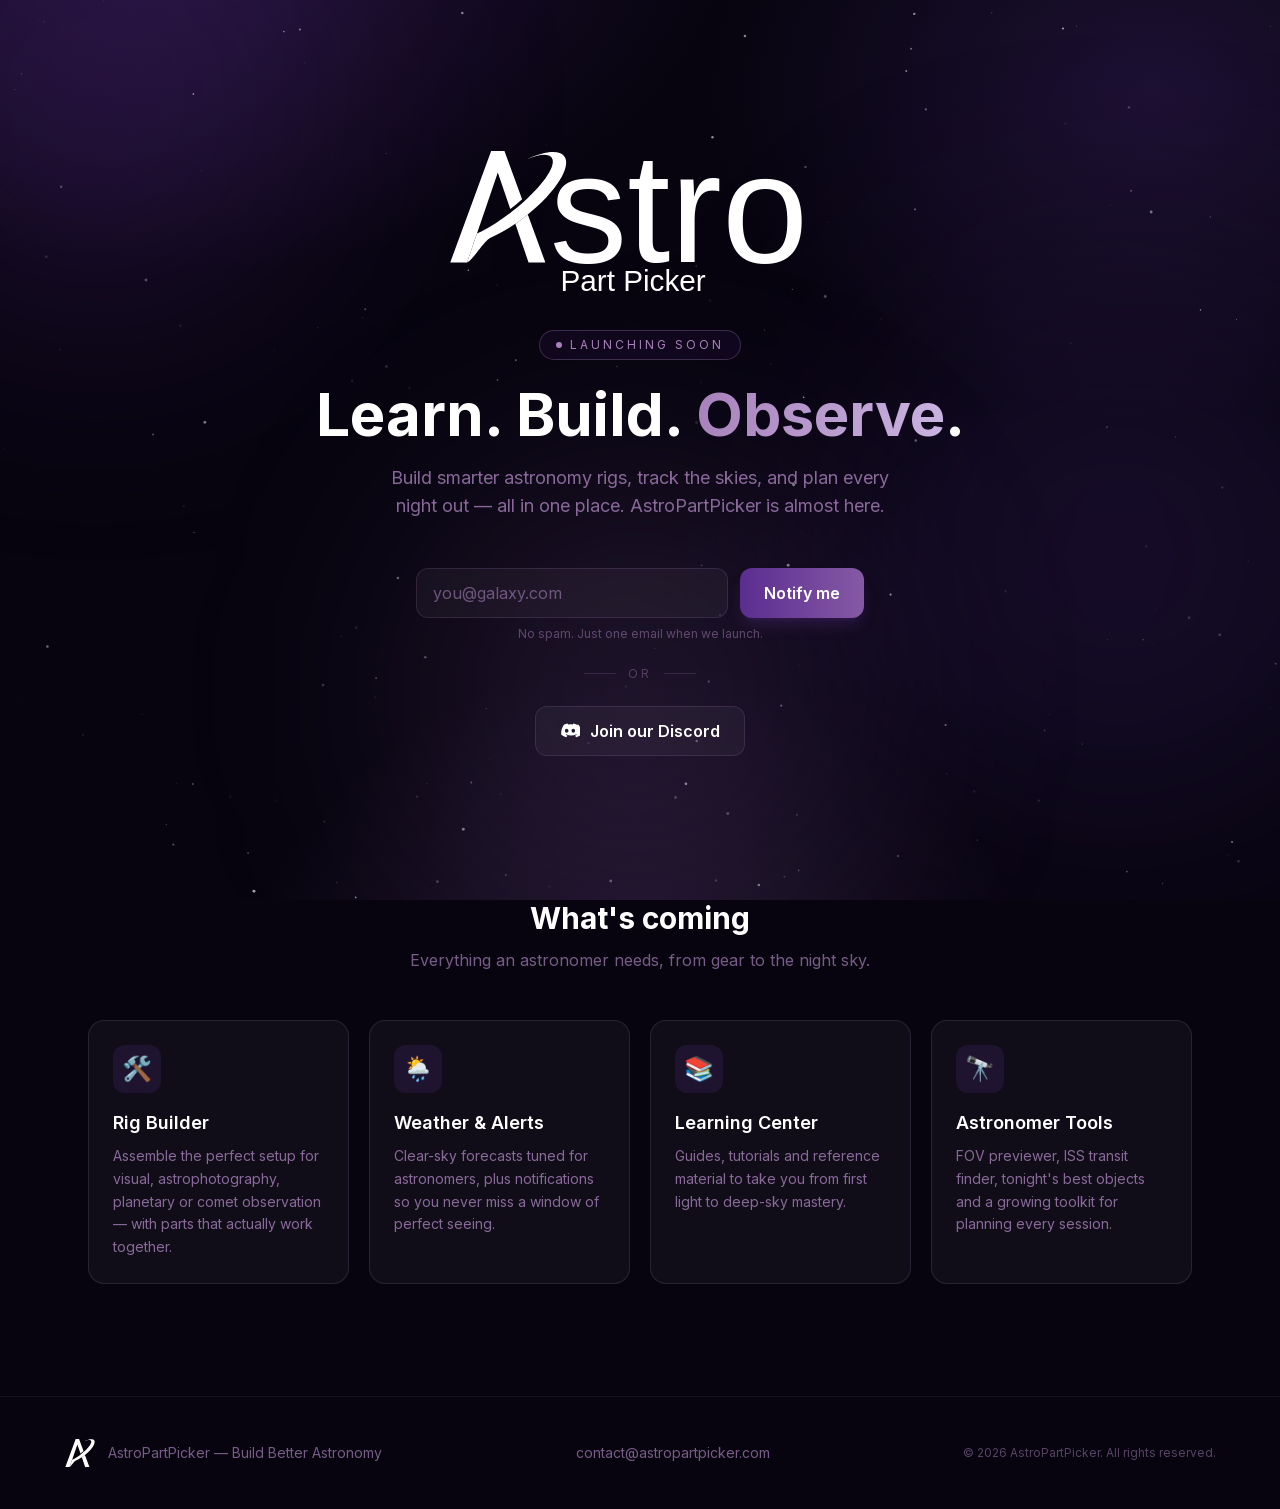
<file: index.html>
<!DOCTYPE html><html lang="en" class="inter_c15e96cb-module__0bjUvq__variable"><head><meta charSet="utf-8"/><meta name="viewport" content="width=device-width, initial-scale=1"/><link rel="preload" href="/_next/static/media/83afe278b6a6bb3c-s.p.2bn3s6zvc0dyp.woff2" as="font" crossorigin="" type="font/woff2"/><link rel="preload" href="/logo/W-APP.svg" as="image"/><link rel="preload" href="/logo/W-A.svg" as="image"/><link rel="stylesheet" href="/_next/static/chunks/297-sec-8fkb9.css" data-precedence="next"/><link rel="preload" as="script" fetchPriority="low" href="/_next/static/chunks/1jq4o6yq14o4c.js"/><script src="/_next/static/chunks/2ckqm4grawju5.js" async=""></script><script src="/_next/static/chunks/2nykiepra7i1k.js" async=""></script><script src="/_next/static/chunks/turbopack-1l0ut4nocedlo.js" async=""></script><script src="/_next/static/chunks/158myu8e_yme3.js" async=""></script><script src="/_next/static/chunks/3hfaa9earx72j.js" async=""></script><meta name="next-size-adjust" content=""/><title>AstroPartPicker — Launching Soon</title><meta name="description" content="Build the perfect astronomy rig for visual, astrophotography, planetary and comet observation. Plus weather alerts, a learning hub, and tools like FOV preview, ISS transits and tonight&#x27;s best objects. Coming soon — join the launch list."/><meta property="og:title" content="AstroPartPicker — Launching Soon"/><meta property="og:description" content="Build the perfect astronomy rig for visual, astrophotography, planetary and comet observation. Plus weather alerts, a learning hub, and tools like FOV preview, ISS transits and tonight&#x27;s best objects. Coming soon — join the launch list."/><meta property="og:image" content="https://astropartpicker.com/logo/W-APP.svg"/><meta property="og:type" content="website"/><meta name="twitter:card" content="summary_large_image"/><meta name="twitter:title" content="AstroPartPicker — Launching Soon"/><meta name="twitter:description" content="Build the perfect astronomy rig for visual, astrophotography, planetary and comet observation. Plus weather alerts, a learning hub, and tools like FOV preview, ISS transits and tonight&#x27;s best objects. Coming soon — join the launch list."/><meta name="twitter:image" content="https://astropartpicker.com/logo/W-APP.svg"/><link rel="icon" href="/logo/W-A.svg"/><script src="/_next/static/chunks/0cz1d0mv5g_q7.js" noModule=""></script></head><body class="font-sans antialiased"><div hidden=""><!--$--><!--/$--></div><main class="relative min-h-screen overflow-hidden"><div class="pointer-events-none fixed inset-0 -z-10 overflow-hidden"><div class="absolute -left-32 -top-32 h-[28rem] w-[28rem] rounded-full bg-brand-purple/25 blur-[120px] animate-float"></div><div class="absolute -right-24 top-1/3 h-[32rem] w-[32rem] rounded-full bg-brand-indigo/30 blur-[130px] animate-float" style="animation-delay:2s"></div><div class="absolute bottom-0 left-1/3 h-[26rem] w-[26rem] rounded-full bg-brand-violet/20 blur-[120px] animate-float" style="animation-delay:4s"></div><canvas class="h-full w-full"></canvas></div><section class="mx-auto flex min-h-screen max-w-5xl flex-col items-center justify-center px-6 py-20 text-center"><div class="animate-fade-up"><img src="/logo/W-APP.svg" alt="AstroPartPicker" class="mx-auto h-auto w-72 sm:w-96"/></div><span class="mt-8 inline-flex items-center gap-2 rounded-full border border-brand-lilac/30 bg-brand-purple/10 px-4 py-1.5 text-xs uppercase tracking-[0.25em] text-brand-lilac animate-fade-up"><span class="h-1.5 w-1.5 rounded-full bg-brand-lilac animate-twinkle"></span>Launching Soon</span><h1 class="mt-6 max-w-3xl text-balance text-4xl font-bold leading-tight text-white sm:text-6xl animate-fade-up">Learn. Build. <span class="text-gradient">Observe</span>.</h1><p class="mt-5 max-w-xl text-balance text-base text-brand-lilac/80 sm:text-lg animate-fade-up">Build smarter astronomy rigs, track the skies, and plan every night out — all in one place. AstroPartPicker is almost here.</p><div class="mt-12 flex w-full flex-col items-center animate-fade-up"><div class="w-full max-w-md"><form class="flex flex-col gap-3 sm:flex-row" noValidate=""><label for="email" class="sr-only">Email address</label><input id="email" type="email" inputMode="email" autoComplete="email" placeholder="you@galaxy.com" class="glass w-full rounded-xl px-4 py-3 text-white placeholder:text-brand-lilac/60 outline-none transition focus:border-brand-lilac/60 focus:ring-2 focus:ring-brand-purple/50" aria-invalid="false" value=""/><button type="submit" class="shrink-0 rounded-xl bg-gradient-to-r from-brand-purple to-brand-violet px-6 py-3 font-semibold text-white shadow-lg shadow-brand-purple/30 transition hover:from-brand-mid hover:to-brand-lilac disabled:cursor-not-allowed disabled:opacity-60">Notify me</button></form><p class="mt-2 text-xs text-brand-lilac/50">No spam. Just one email when we launch.</p></div><div class="mt-6 flex items-center gap-3 text-xs uppercase tracking-[0.25em] text-brand-lilac/40"><span class="h-px w-8 bg-brand-lilac/20"></span>or<span class="h-px w-8 bg-brand-lilac/20"></span></div><a href="https://discord.gg/bTE8skXQre" target="_blank" rel="noopener noreferrer" class="glass mt-6 inline-flex items-center gap-2.5 rounded-xl px-6 py-3 font-semibold text-white transition hover:border-brand-lilac/60 hover:bg-brand-purple/20"><svg viewBox="0 0 24 24" aria-hidden="true" class="h-5 w-5 fill-current"><path d="M20.317 4.369A19.79 19.79 0 0 0 15.885 3c-.196.35-.42.82-.573 1.19a18.27 18.27 0 0 0-5.62 0A12.6 12.6 0 0 0 9.11 3 19.7 19.7 0 0 0 4.677 4.37C1.9 8.49 1.145 12.5 1.522 16.45a19.9 19.9 0 0 0 6.073 3.08c.49-.67.927-1.38 1.303-2.13-.716-.27-1.4-.6-2.045-.99.171-.126.34-.257.502-.39a14.2 14.2 0 0 0 12.29 0c.164.14.332.27.5.39-.645.39-1.33.72-2.046.99.377.75.813 1.46 1.302 2.13a19.84 19.84 0 0 0 6.076-3.08c.443-4.58-.756-8.56-3.164-12.08ZM8.02 14.02c-1.183 0-2.157-1.09-2.157-2.42 0-1.33.955-2.42 2.157-2.42 1.21 0 2.176 1.1 2.157 2.42 0 1.33-.955 2.42-2.157 2.42Zm7.96 0c-1.183 0-2.157-1.09-2.157-2.42 0-1.33.955-2.42 2.157-2.42 1.21 0 2.176 1.1 2.157 2.42 0 1.33-.947 2.42-2.157 2.42Z"></path></svg>Join our Discord</a></div></section><section class="mx-auto max-w-6xl px-6 pb-28"><div class="mb-12 text-center"><h2 class="text-2xl font-bold text-white sm:text-3xl">What&#x27;s coming</h2><p class="mt-3 text-brand-lilac/70">Everything an astronomer needs, from gear to the night sky.</p></div><div class="grid grid-cols-1 gap-5 sm:grid-cols-2 lg:grid-cols-4"><div class="glass group rounded-2xl p-6 transition duration-300 hover:-translate-y-1 hover:border-brand-lilac/40"><div class="mb-4 inline-flex h-12 w-12 items-center justify-center rounded-xl bg-brand-purple/20 text-2xl transition group-hover:bg-brand-purple/30"><span aria-hidden="true">🛠️</span></div><h3 class="mb-2 text-lg font-semibold text-white">Rig Builder</h3><p class="text-sm leading-relaxed text-brand-lilac/80">Assemble the perfect setup for visual, astrophotography, planetary or comet observation — with parts that actually work together.</p></div><div class="glass group rounded-2xl p-6 transition duration-300 hover:-translate-y-1 hover:border-brand-lilac/40"><div class="mb-4 inline-flex h-12 w-12 items-center justify-center rounded-xl bg-brand-purple/20 text-2xl transition group-hover:bg-brand-purple/30"><span aria-hidden="true">🌦️</span></div><h3 class="mb-2 text-lg font-semibold text-white">Weather &amp; Alerts</h3><p class="text-sm leading-relaxed text-brand-lilac/80">Clear-sky forecasts tuned for astronomers, plus notifications so you never miss a window of perfect seeing.</p></div><div class="glass group rounded-2xl p-6 transition duration-300 hover:-translate-y-1 hover:border-brand-lilac/40"><div class="mb-4 inline-flex h-12 w-12 items-center justify-center rounded-xl bg-brand-purple/20 text-2xl transition group-hover:bg-brand-purple/30"><span aria-hidden="true">📚</span></div><h3 class="mb-2 text-lg font-semibold text-white">Learning Center</h3><p class="text-sm leading-relaxed text-brand-lilac/80">Guides, tutorials and reference material to take you from first light to deep-sky mastery.</p></div><div class="glass group rounded-2xl p-6 transition duration-300 hover:-translate-y-1 hover:border-brand-lilac/40"><div class="mb-4 inline-flex h-12 w-12 items-center justify-center rounded-xl bg-brand-purple/20 text-2xl transition group-hover:bg-brand-purple/30"><span aria-hidden="true">🔭</span></div><h3 class="mb-2 text-lg font-semibold text-white">Astronomer Tools</h3><p class="text-sm leading-relaxed text-brand-lilac/80">FOV previewer, ISS transit finder, tonight&#x27;s best objects and a growing toolkit for planning every session.</p></div></div></section><footer class="border-t border-brand-lilac/10 px-6 py-10"><div class="mx-auto flex max-w-6xl flex-col items-center gap-4 text-center sm:flex-row sm:justify-between sm:text-left"><div class="flex items-center gap-3"><img src="/logo/W-A.svg" alt="" class="h-8 w-8"/><span class="text-sm text-brand-lilac/70">AstroPartPicker — Build Better Astronomy</span></div><div class="flex items-center gap-5 text-sm"><a href="mailto:contact@astropartpicker.com" class="text-brand-lilac/70 transition-colors hover:text-brand-lilac">contact@astropartpicker.com</a></div><p class="text-xs text-brand-lilac/50">© <!-- -->2026<!-- --> AstroPartPicker. All rights reserved.</p></div></footer></main><!--$--><!--/$--><script src="/_next/static/chunks/1jq4o6yq14o4c.js" id="_R_" async=""></script><script>(self.__next_f=self.__next_f||[]).push([0])</script><script>self.__next_f.push([1,"1:\"$Sreact.fragment\"\n2:I[39756,[\"/_next/static/chunks/158myu8e_yme3.js\"],\"default\"]\n3:I[37457,[\"/_next/static/chunks/158myu8e_yme3.js\"],\"default\"]\n4:I[45731,[\"/_next/static/chunks/158myu8e_yme3.js\",\"/_next/static/chunks/3hfaa9earx72j.js\"],\"default\"]\n5:I[35513,[\"/_next/static/chunks/158myu8e_yme3.js\",\"/_next/static/chunks/3hfaa9earx72j.js\"],\"default\"]\nb:I[68027,[\"/_next/static/chunks/158myu8e_yme3.js\"],\"default\",1]\n:HL[\"/_next/static/chunks/297-sec-8fkb9.css\",\"style\"]\n:HL[\"/_next/static/media/83afe278b6a6bb3c-s.p.2bn3s6zvc0dyp.woff2\",\"font\",{\"crossOrigin\":\"\",\"type\":\"font/woff2\"}]\n:HL[\"/logo/W-APP.svg\",\"image\"]\n"])</script><script>self.__next_f.push([1,"0:{\"P\":null,\"c\":[\"\",\"\"],\"q\":\"\",\"i\":false,\"f\":[[[\"\",{\"children\":[\"__PAGE__\",{}]},\"$undefined\",\"$undefined\",16],[[\"$\",\"$1\",\"c\",{\"children\":[[[\"$\",\"link\",\"0\",{\"rel\":\"stylesheet\",\"href\":\"/_next/static/chunks/297-sec-8fkb9.css\",\"precedence\":\"next\",\"crossOrigin\":\"$undefined\",\"nonce\":\"$undefined\"}],[\"$\",\"script\",\"script-0\",{\"src\":\"/_next/static/chunks/158myu8e_yme3.js\",\"async\":true,\"nonce\":\"$undefined\"}]],[\"$\",\"html\",null,{\"lang\":\"en\",\"className\":\"inter_c15e96cb-module__0bjUvq__variable\",\"children\":[\"$\",\"body\",null,{\"className\":\"font-sans antialiased\",\"children\":[\"$\",\"$L2\",null,{\"parallelRouterKey\":\"children\",\"error\":\"$undefined\",\"errorStyles\":\"$undefined\",\"errorScripts\":\"$undefined\",\"template\":[\"$\",\"$L3\",null,{}],\"templateStyles\":\"$undefined\",\"templateScripts\":\"$undefined\",\"notFound\":[[[\"$\",\"title\",null,{\"children\":\"404: This page could not be found.\"}],[\"$\",\"div\",null,{\"style\":{\"fontFamily\":\"system-ui,\\\"Segoe UI\\\",Roboto,Helvetica,Arial,sans-serif,\\\"Apple Color Emoji\\\",\\\"Segoe UI Emoji\\\"\",\"height\":\"100vh\",\"textAlign\":\"center\",\"display\":\"flex\",\"flexDirection\":\"column\",\"alignItems\":\"center\",\"justifyContent\":\"center\"},\"children\":[\"$\",\"div\",null,{\"children\":[[\"$\",\"style\",null,{\"dangerouslySetInnerHTML\":{\"__html\":\"body{color:#000;background:#fff;margin:0}.next-error-h1{border-right:1px solid rgba(0,0,0,.3)}@media (prefers-color-scheme:dark){body{color:#fff;background:#000}.next-error-h1{border-right:1px solid rgba(255,255,255,.3)}}\"}}],[\"$\",\"h1\",null,{\"className\":\"next-error-h1\",\"style\":{\"display\":\"inline-block\",\"margin\":\"0 20px 0 0\",\"padding\":\"0 23px 0 0\",\"fontSize\":24,\"fontWeight\":500,\"verticalAlign\":\"top\",\"lineHeight\":\"49px\"},\"children\":404}],[\"$\",\"div\",null,{\"style\":{\"display\":\"inline-block\"},\"children\":[\"$\",\"h2\",null,{\"style\":{\"fontSize\":14,\"fontWeight\":400,\"lineHeight\":\"49px\",\"margin\":0},\"children\":\"This page could not be found.\"}]}]]}]}]],[]],\"forbidden\":\"$undefined\",\"unauthorized\":\"$undefined\"}]}]}]]}],{\"children\":[[\"$\",\"$1\",\"c\",{\"children\":[[\"$\",\"main\",null,{\"className\":\"relative min-h-screen overflow-hidden\",\"children\":[[\"$\",\"$L4\",null,{}],[\"$\",\"section\",null,{\"className\":\"mx-auto flex min-h-screen max-w-5xl flex-col items-center justify-center px-6 py-20 text-center\",\"children\":[[\"$\",\"div\",null,{\"className\":\"animate-fade-up\",\"children\":[\"$\",\"img\",null,{\"src\":\"/logo/W-APP.svg\",\"alt\":\"AstroPartPicker\",\"className\":\"mx-auto h-auto w-72 sm:w-96\"}]}],[\"$\",\"span\",null,{\"className\":\"mt-8 inline-flex items-center gap-2 rounded-full border border-brand-lilac/30 bg-brand-purple/10 px-4 py-1.5 text-xs uppercase tracking-[0.25em] text-brand-lilac animate-fade-up\",\"children\":[[\"$\",\"span\",null,{\"className\":\"h-1.5 w-1.5 rounded-full bg-brand-lilac animate-twinkle\"}],\"Launching Soon\"]}],[\"$\",\"h1\",null,{\"className\":\"mt-6 max-w-3xl text-balance text-4xl font-bold leading-tight text-white sm:text-6xl animate-fade-up\",\"children\":[\"Learn. Build. \",[\"$\",\"span\",null,{\"className\":\"text-gradient\",\"children\":\"Observe\"}],\".\"]}],[\"$\",\"p\",null,{\"className\":\"mt-5 max-w-xl text-balance text-base text-brand-lilac/80 sm:text-lg animate-fade-up\",\"children\":\"Build smarter astronomy rigs, track the skies, and plan every night out — all in one place. AstroPartPicker is almost here.\"}],false,[\"$\",\"div\",null,{\"className\":\"mt-12 flex w-full flex-col items-center animate-fade-up\",\"children\":[[\"$\",\"$L5\",null,{}],[\"$\",\"div\",null,{\"className\":\"mt-6 flex items-center gap-3 text-xs uppercase tracking-[0.25em] text-brand-lilac/40\",\"children\":[[\"$\",\"span\",null,{\"className\":\"h-px w-8 bg-brand-lilac/20\"}],\"or\",[\"$\",\"span\",null,{\"className\":\"h-px w-8 bg-brand-lilac/20\"}]]}],[\"$\",\"a\",null,{\"href\":\"https://discord.gg/bTE8skXQre\",\"target\":\"_blank\",\"rel\":\"noopener noreferrer\",\"className\":\"glass mt-6 inline-flex items-center gap-2.5 rounded-xl px-6 py-3 font-semibold text-white transition hover:border-brand-lilac/60 hover:bg-brand-purple/20\",\"children\":[[\"$\",\"svg\",null,{\"viewBox\":\"0 0 24 24\",\"aria-hidden\":\"true\",\"className\":\"h-5 w-5 fill-current\",\"children\":[\"$\",\"path\",null,{\"d\":\"M20.317 4.369A19.79 19.79 0 0 0 15.885 3c-.196.35-.42.82-.573 1.19a18.27 18.27 0 0 0-5.62 0A12.6 12.6 0 0 0 9.11 3 19.7 19.7 0 0 0 4.677 4.37C1.9 8.49 1.145 12.5 1.522 16.45a19.9 19.9 0 0 0 6.073 3.08c.49-.67.927-1.38 1.303-2.13-.716-.27-1.4-.6-2.045-.99.171-.126.34-.257.502-.39a14.2 14.2 0 0 0 12.29 0c.164.14.332.27.5.39-.645.39-1.33.72-2.046.99.377.75.813 1.46 1.302 2.13a19.84 19.84 0 0 0 6.076-3.08c.443-4.58-.756-8.56-3.164-12.08ZM8.02 14.02c-1.183 0-2.157-1.09-2.157-2.42 0-1.33.955-2.42 2.157-2.42 1.21 0 2.176 1.1 2.157 2.42 0 1.33-.955 2.42-2.157 2.42Zm7.96 0c-1.183 0-2.157-1.09-2.157-2.42 0-1.33.955-2.42 2.157-2.42 1.21 0 2.176 1.1 2.157 2.42 0 1.33-.947 2.42-2.157 2.42Z\"}]}],\"Join our Discord\"]}]]}]]}],\"$L6\",\"$L7\"]}],[\"$L8\"],\"$L9\"]}],{},null,false,null]},null,false,null],\"$La\",false]],\"m\":\"$undefined\",\"G\":[\"$b\",[\"$Lc\"]],\"S\":true,\"h\":null,\"s\":\"$undefined\",\"l\":\"$undefined\",\"p\":\"$undefined\",\"d\":\"$undefined\",\"b\":\"VZZBwr2Q4h_I144iwhlgV\"}\n"])</script><script>self.__next_f.push([1,"d:I[97367,[\"/_next/static/chunks/158myu8e_yme3.js\"],\"OutletBoundary\"]\ne:\"$Sreact.suspense\"\n10:I[97367,[\"/_next/static/chunks/158myu8e_yme3.js\"],\"ViewportBoundary\"]\n12:I[97367,[\"/_next/static/chunks/158myu8e_yme3.js\"],\"MetadataBoundary\"]\n:HL[\"/logo/W-A.svg\",\"image\"]\n"])</script><script>self.__next_f.push([1,"6:[\"$\",\"section\",null,{\"className\":\"mx-auto max-w-6xl px-6 pb-28\",\"children\":[[\"$\",\"div\",null,{\"className\":\"mb-12 text-center\",\"children\":[[\"$\",\"h2\",null,{\"className\":\"text-2xl font-bold text-white sm:text-3xl\",\"children\":\"What's coming\"}],[\"$\",\"p\",null,{\"className\":\"mt-3 text-brand-lilac/70\",\"children\":\"Everything an astronomer needs, from gear to the night sky.\"}]]}],[\"$\",\"div\",null,{\"className\":\"grid grid-cols-1 gap-5 sm:grid-cols-2 lg:grid-cols-4\",\"children\":[[\"$\",\"div\",\"Rig Builder\",{\"className\":\"glass group rounded-2xl p-6 transition duration-300 hover:-translate-y-1 hover:border-brand-lilac/40\",\"children\":[[\"$\",\"div\",null,{\"className\":\"mb-4 inline-flex h-12 w-12 items-center justify-center rounded-xl bg-brand-purple/20 text-2xl transition group-hover:bg-brand-purple/30\",\"children\":[\"$\",\"span\",null,{\"aria-hidden\":\"true\",\"children\":\"🛠️\"}]}],[\"$\",\"h3\",null,{\"className\":\"mb-2 text-lg font-semibold text-white\",\"children\":\"Rig Builder\"}],[\"$\",\"p\",null,{\"className\":\"text-sm leading-relaxed text-brand-lilac/80\",\"children\":\"Assemble the perfect setup for visual, astrophotography, planetary or comet observation — with parts that actually work together.\"}]]}],[\"$\",\"div\",\"Weather \u0026 Alerts\",{\"className\":\"glass group rounded-2xl p-6 transition duration-300 hover:-translate-y-1 hover:border-brand-lilac/40\",\"children\":[[\"$\",\"div\",null,{\"className\":\"mb-4 inline-flex h-12 w-12 items-center justify-center rounded-xl bg-brand-purple/20 text-2xl transition group-hover:bg-brand-purple/30\",\"children\":[\"$\",\"span\",null,{\"aria-hidden\":\"true\",\"children\":\"🌦️\"}]}],[\"$\",\"h3\",null,{\"className\":\"mb-2 text-lg font-semibold text-white\",\"children\":\"Weather \u0026 Alerts\"}],[\"$\",\"p\",null,{\"className\":\"text-sm leading-relaxed text-brand-lilac/80\",\"children\":\"Clear-sky forecasts tuned for astronomers, plus notifications so you never miss a window of perfect seeing.\"}]]}],[\"$\",\"div\",\"Learning Center\",{\"className\":\"glass group rounded-2xl p-6 transition duration-300 hover:-translate-y-1 hover:border-brand-lilac/40\",\"children\":[[\"$\",\"div\",null,{\"className\":\"mb-4 inline-flex h-12 w-12 items-center justify-center rounded-xl bg-brand-purple/20 text-2xl transition group-hover:bg-brand-purple/30\",\"children\":[\"$\",\"span\",null,{\"aria-hidden\":\"true\",\"children\":\"📚\"}]}],[\"$\",\"h3\",null,{\"className\":\"mb-2 text-lg font-semibold text-white\",\"children\":\"Learning Center\"}],[\"$\",\"p\",null,{\"className\":\"text-sm leading-relaxed text-brand-lilac/80\",\"children\":\"Guides, tutorials and reference material to take you from first light to deep-sky mastery.\"}]]}],[\"$\",\"div\",\"Astronomer Tools\",{\"className\":\"glass group rounded-2xl p-6 transition duration-300 hover:-translate-y-1 hover:border-brand-lilac/40\",\"children\":[[\"$\",\"div\",null,{\"className\":\"mb-4 inline-flex h-12 w-12 items-center justify-center rounded-xl bg-brand-purple/20 text-2xl transition group-hover:bg-brand-purple/30\",\"children\":[\"$\",\"span\",null,{\"aria-hidden\":\"true\",\"children\":\"🔭\"}]}],[\"$\",\"h3\",null,{\"className\":\"mb-2 text-lg font-semibold text-white\",\"children\":\"Astronomer Tools\"}],[\"$\",\"p\",null,{\"className\":\"text-sm leading-relaxed text-brand-lilac/80\",\"children\":\"FOV previewer, ISS transit finder, tonight's best objects and a growing toolkit for planning every session.\"}]]}]]}]]}]\n"])</script><script>self.__next_f.push([1,"7:[\"$\",\"footer\",null,{\"className\":\"border-t border-brand-lilac/10 px-6 py-10\",\"children\":[\"$\",\"div\",null,{\"className\":\"mx-auto flex max-w-6xl flex-col items-center gap-4 text-center sm:flex-row sm:justify-between sm:text-left\",\"children\":[[\"$\",\"div\",null,{\"className\":\"flex items-center gap-3\",\"children\":[[\"$\",\"img\",null,{\"src\":\"/logo/W-A.svg\",\"alt\":\"\",\"className\":\"h-8 w-8\"}],[\"$\",\"span\",null,{\"className\":\"text-sm text-brand-lilac/70\",\"children\":\"AstroPartPicker — Build Better Astronomy\"}]]}],[\"$\",\"div\",null,{\"className\":\"flex items-center gap-5 text-sm\",\"children\":[\"$\",\"a\",null,{\"href\":\"mailto:contact@astropartpicker.com\",\"className\":\"text-brand-lilac/70 transition-colors hover:text-brand-lilac\",\"children\":\"contact@astropartpicker.com\"}]}],[\"$\",\"p\",null,{\"className\":\"text-xs text-brand-lilac/50\",\"children\":[\"© \",2026,\" AstroPartPicker. All rights reserved.\"]}]]}]}]\n8:[\"$\",\"script\",\"script-0\",{\"src\":\"/_next/static/chunks/3hfaa9earx72j.js\",\"async\":true,\"nonce\":\"$undefined\"}]\n9:[\"$\",\"$Ld\",null,{\"children\":[\"$\",\"$e\",null,{\"name\":\"Next.MetadataOutlet\",\"children\":\"$@f\"}]}]\na:[\"$\",\"$1\",\"h\",{\"children\":[null,[\"$\",\"$L10\",null,{\"children\":\"$L11\"}],[\"$\",\"div\",null,{\"hidden\":true,\"children\":[\"$\",\"$L12\",null,{\"children\":[\"$\",\"$e\",null,{\"name\":\"Next.Metadata\",\"children\":\"$L13\"}]}]}],[\"$\",\"meta\",null,{\"name\":\"next-size-adjust\",\"content\":\"\"}]]}]\nc:[\"$\",\"link\",\"0\",{\"rel\":\"stylesheet\",\"href\":\"/_next/static/chunks/297-sec-8fkb9.css\",\"precedence\":\"next\",\"crossOrigin\":\"$undefined\",\"nonce\":\"$undefined\"}]\n"])</script><script>self.__next_f.push([1,"11:[[\"$\",\"meta\",\"0\",{\"charSet\":\"utf-8\"}],[\"$\",\"meta\",\"1\",{\"name\":\"viewport\",\"content\":\"width=device-width, initial-scale=1\"}]]\n"])</script><script>self.__next_f.push([1,"14:I[27201,[\"/_next/static/chunks/158myu8e_yme3.js\"],\"IconMark\"]\nf:null\n"])</script><script>self.__next_f.push([1,"13:[[\"$\",\"title\",\"0\",{\"children\":\"AstroPartPicker — Launching Soon\"}],[\"$\",\"meta\",\"1\",{\"name\":\"description\",\"content\":\"Build the perfect astronomy rig for visual, astrophotography, planetary and comet observation. Plus weather alerts, a learning hub, and tools like FOV preview, ISS transits and tonight's best objects. Coming soon — join the launch list.\"}],[\"$\",\"meta\",\"2\",{\"property\":\"og:title\",\"content\":\"AstroPartPicker — Launching Soon\"}],[\"$\",\"meta\",\"3\",{\"property\":\"og:description\",\"content\":\"Build the perfect astronomy rig for visual, astrophotography, planetary and comet observation. Plus weather alerts, a learning hub, and tools like FOV preview, ISS transits and tonight's best objects. Coming soon — join the launch list.\"}],[\"$\",\"meta\",\"4\",{\"property\":\"og:image\",\"content\":\"https://astropartpicker.com/logo/W-APP.svg\"}],[\"$\",\"meta\",\"5\",{\"property\":\"og:type\",\"content\":\"website\"}],[\"$\",\"meta\",\"6\",{\"name\":\"twitter:card\",\"content\":\"summary_large_image\"}],[\"$\",\"meta\",\"7\",{\"name\":\"twitter:title\",\"content\":\"AstroPartPicker — Launching Soon\"}],[\"$\",\"meta\",\"8\",{\"name\":\"twitter:description\",\"content\":\"Build the perfect astronomy rig for visual, astrophotography, planetary and comet observation. Plus weather alerts, a learning hub, and tools like FOV preview, ISS transits and tonight's best objects. Coming soon — join the launch list.\"}],[\"$\",\"meta\",\"9\",{\"name\":\"twitter:image\",\"content\":\"https://astropartpicker.com/logo/W-APP.svg\"}],[\"$\",\"link\",\"10\",{\"rel\":\"icon\",\"href\":\"/logo/W-A.svg\"}],[\"$\",\"$L14\",\"11\",{}]]\n"])</script></body></html>
</file>
<file: _next/static/chunks/297-sec-8fkb9.css>
@font-face{font-family:Inter;font-style:normal;font-weight:100 900;font-display:swap;src:url(../media/2c55a0e60120577a-s.0-dom-5bn10r2.woff2)format("woff2");unicode-range:U+460-52F,U+1C80-1C8A,U+20B4,U+2DE0-2DFF,U+A640-A69F,U+FE2E-FE2F}@font-face{font-family:Inter;font-style:normal;font-weight:100 900;font-display:swap;src:url(../media/9c72aa0f40e4eef8-s.1y4-pdgsjb-pw.woff2)format("woff2");unicode-range:U+301,U+400-45F,U+490-491,U+4B0-4B1,U+2116}@font-face{font-family:Inter;font-style:normal;font-weight:100 900;font-display:swap;src:url(../media/ad66f9afd8947f86-s.3lvt2whj97whp.woff2)format("woff2");unicode-range:U+1F??}@font-face{font-family:Inter;font-style:normal;font-weight:100 900;font-display:swap;src:url(../media/5476f68d60460930-s.2uwcyprjm3xu3.woff2)format("woff2");unicode-range:U+370-377,U+37A-37F,U+384-38A,U+38C,U+38E-3A1,U+3A3-3FF}@font-face{font-family:Inter;font-style:normal;font-weight:100 900;font-display:swap;src:url(../media/2bbe8d2671613f1f-s.0k62hbripvv8p.woff2)format("woff2");unicode-range:U+102-103,U+110-111,U+128-129,U+168-169,U+1A0-1A1,U+1AF-1B0,U+300-301,U+303-304,U+308-309,U+323,U+329,U+1EA0-1EF9,U+20AB}@font-face{font-family:Inter;font-style:normal;font-weight:100 900;font-display:swap;src:url(../media/1bffadaabf893a1e-s.3-6t-g6q0vh0a.woff2)format("woff2");unicode-range:U+100-2BA,U+2BD-2C5,U+2C7-2CC,U+2CE-2D7,U+2DD-2FF,U+304,U+308,U+329,U+1D00-1DBF,U+1E00-1E9F,U+1EF2-1EFF,U+2020,U+20A0-20AB,U+20AD-20C0,U+2113,U+2C60-2C7F,U+A720-A7FF}@font-face{font-family:Inter;font-style:normal;font-weight:100 900;font-display:swap;src:url(../media/83afe278b6a6bb3c-s.p.2bn3s6zvc0dyp.woff2)format("woff2");unicode-range:U+??,U+131,U+152-153,U+2BB-2BC,U+2C6,U+2DA,U+2DC,U+304,U+308,U+329,U+2000-206F,U+20AC,U+2122,U+2191,U+2193,U+2212,U+2215,U+FEFF,U+FFFD}@font-face{font-family:Inter Fallback;src:local(Arial);ascent-override:90.44%;descent-override:22.52%;line-gap-override:0.0%;size-adjust:107.12%}.inter_c15e96cb-module__0bjUvq__className{font-family:Inter,Inter Fallback;font-style:normal}.inter_c15e96cb-module__0bjUvq__variable{--font-inter:"Inter", "Inter Fallback"}
*,:before,:after,::backdrop{--tw-border-spacing-x:0;--tw-border-spacing-y:0;--tw-translate-x:0;--tw-translate-y:0;--tw-rotate:0;--tw-skew-x:0;--tw-skew-y:0;--tw-scale-x:1;--tw-scale-y:1;--tw-pan-x: ;--tw-pan-y: ;--tw-pinch-zoom: ;--tw-scroll-snap-strictness:proximity;--tw-gradient-from-position: ;--tw-gradient-via-position: ;--tw-gradient-to-position: ;--tw-ordinal: ;--tw-slashed-zero: ;--tw-numeric-figure: ;--tw-numeric-spacing: ;--tw-numeric-fraction: ;--tw-ring-inset: ;--tw-ring-offset-width:0px;--tw-ring-offset-color:#fff;--tw-ring-color:#3b82f680;--tw-ring-offset-shadow:0 0 #0000;--tw-ring-shadow:0 0 #0000;--tw-shadow:0 0 #0000;--tw-shadow-colored:0 0 #0000;--tw-blur: ;--tw-brightness: ;--tw-contrast: ;--tw-grayscale: ;--tw-hue-rotate: ;--tw-invert: ;--tw-saturate: ;--tw-sepia: ;--tw-drop-shadow: ;--tw-backdrop-blur: ;--tw-backdrop-brightness: ;--tw-backdrop-contrast: ;--tw-backdrop-grayscale: ;--tw-backdrop-hue-rotate: ;--tw-backdrop-invert: ;--tw-backdrop-opacity: ;--tw-backdrop-saturate: ;--tw-backdrop-sepia: ;--tw-contain-size: ;--tw-contain-layout: ;--tw-contain-paint: ;--tw-contain-style: }*,:before,:after{box-sizing:border-box;border:0 solid #e5e7eb}:before,:after{--tw-content:""}html,:host{-webkit-text-size-adjust:100%;tab-size:4;line-height:1.5;font-family:var(--font-inter), system-ui, sans-serif;font-feature-settings:normal;font-variation-settings:normal;-webkit-tap-highlight-color:transparent}body{line-height:inherit;margin:0}hr{height:0;color:inherit;border-top-width:1px}abbr:where([title]){-webkit-text-decoration:underline dotted;text-decoration:underline dotted}h1,h2,h3,h4,h5,h6{font-size:inherit;font-weight:inherit}a{color:inherit;-webkit-text-decoration:inherit;text-decoration:inherit}b,strong{font-weight:bolder}code,kbd,samp,pre{font-feature-settings:normal;font-variation-settings:normal;font-family:ui-monospace,SFMono-Regular,Menlo,Monaco,Consolas,Liberation Mono,Courier New,monospace;font-size:1em}small{font-size:80%}sub,sup{vertical-align:baseline;font-size:75%;line-height:0;position:relative}sub{bottom:-.25em}sup{top:-.5em}table{text-indent:0;border-color:inherit;border-collapse:collapse}button,input,optgroup,select,textarea{font-feature-settings:inherit;font-variation-settings:inherit;font-family:inherit;font-size:100%;font-weight:inherit;line-height:inherit;letter-spacing:inherit;color:inherit;margin:0;padding:0}button,select{text-transform:none}button,input:where([type=button]),input:where([type=reset]),input:where([type=submit]){-webkit-appearance:button;background-color:#0000;background-image:none}:-moz-focusring{outline:auto}:-moz-ui-invalid{box-shadow:none}progress{vertical-align:baseline}::-webkit-inner-spin-button{height:auto}::-webkit-outer-spin-button{height:auto}[type=search]{-webkit-appearance:textfield;outline-offset:-2px}::-webkit-search-decoration{-webkit-appearance:none}::-webkit-file-upload-button{-webkit-appearance:button;font:inherit}summary{display:list-item}blockquote,dl,dd,h1,h2,h3,h4,h5,h6,hr,figure,p,pre{margin:0}fieldset{margin:0;padding:0}legend{padding:0}ol,ul,menu{margin:0;padding:0;list-style:none}dialog{padding:0}textarea{resize:vertical}input::-moz-placeholder{opacity:1;color:#9ca3af}textarea::-moz-placeholder{opacity:1;color:#9ca3af}input::placeholder,textarea::placeholder{opacity:1;color:#9ca3af}button,[role=button]{cursor:pointer}:disabled{cursor:default}img,svg,video,canvas,audio,iframe,embed,object{vertical-align:middle;display:block}img,video{max-width:100%;height:auto}[hidden]:where(:not([hidden=until-found])){display:none}.container{width:100%}@media (min-width:640px){.container{max-width:640px}}@media (min-width:768px){.container{max-width:768px}}@media (min-width:1024px){.container{max-width:1024px}}@media (min-width:1280px){.container{max-width:1280px}}@media (min-width:1536px){.container{max-width:1536px}}.sr-only{clip:rect(0, 0, 0, 0);white-space:nowrap;border-width:0;width:1px;height:1px;margin:-1px;padding:0;position:absolute;overflow:hidden}.pointer-events-none{pointer-events:none}.static{position:static}.fixed{position:fixed}.absolute{position:absolute}.relative{position:relative}.inset-0{inset:0}.-left-32{left:-8rem}.-right-24{right:-6rem}.-top-32{top:-8rem}.bottom-0{bottom:0}.left-1\/3{left:33.3333%}.top-1\/3{top:33.3333%}.-z-10{z-index:-10}.mx-auto{margin-left:auto;margin-right:auto}.mb-12{margin-bottom:3rem}.mb-2{margin-bottom:.5rem}.mb-4{margin-bottom:1rem}.mt-12{margin-top:3rem}.mt-2{margin-top:.5rem}.mt-3{margin-top:.75rem}.mt-5{margin-top:1.25rem}.mt-6{margin-top:1.5rem}.mt-8{margin-top:2rem}.flex{display:flex}.inline-flex{display:inline-flex}.grid{display:grid}.h-1\.5{height:.375rem}.h-12{height:3rem}.h-20{height:5rem}.h-5{height:1.25rem}.h-8{height:2rem}.h-\[26rem\]{height:26rem}.h-\[28rem\]{height:28rem}.h-\[32rem\]{height:32rem}.h-auto{height:auto}.h-full{height:100%}.h-px{height:1px}.min-h-screen{min-height:100vh}.w-1\.5{width:.375rem}.w-12{width:3rem}.w-20{width:5rem}.w-5{width:1.25rem}.w-72{width:18rem}.w-8{width:2rem}.w-\[26rem\]{width:26rem}.w-\[28rem\]{width:28rem}.w-\[32rem\]{width:32rem}.w-full{width:100%}.max-w-3xl{max-width:48rem}.max-w-5xl{max-width:64rem}.max-w-6xl{max-width:72rem}.max-w-md{max-width:28rem}.max-w-xl{max-width:36rem}.shrink-0{flex-shrink:0}@keyframes fade-up{0%{opacity:0;transform:translateY(16px)}to{opacity:1;transform:translateY(0)}}.animate-fade-up{animation:.7s ease-out both fade-up}@keyframes float{0%,to{transform:translateY(0)}50%{transform:translateY(-12px)}}.animate-float{animation:6s ease-in-out infinite float}@keyframes twinkle{0%,to{opacity:.3}50%{opacity:1}}.animate-twinkle{animation:4s ease-in-out infinite twinkle}.resize{resize:both}.grid-cols-1{grid-template-columns:repeat(1,minmax(0,1fr))}.flex-col{flex-direction:column}.items-start{align-items:flex-start}.items-center{align-items:center}.justify-center{justify-content:center}.gap-2{gap:.5rem}.gap-2\.5{gap:.625rem}.gap-3{gap:.75rem}.gap-4{gap:1rem}.gap-5{gap:1.25rem}.overflow-hidden{overflow:hidden}.text-balance{text-wrap:balance}.rounded-2xl{border-radius:1rem}.rounded-full{border-radius:9999px}.rounded-xl{border-radius:.75rem}.border{border-width:1px}.border-t{border-top-width:1px}.border-brand-lilac\/10{border-color:#a781ba1a}.border-brand-lilac\/30{border-color:#a781ba4d}.bg-brand-indigo\/30{background-color:#3e246a4d}.bg-brand-lilac{--tw-bg-opacity:1;background-color:rgb(167 129 186/var(--tw-bg-opacity,1))}.bg-brand-lilac\/20{background-color:#a781ba33}.bg-brand-purple\/10{background-color:#5b2d901a}.bg-brand-purple\/20{background-color:#5b2d9033}.bg-brand-purple\/25{background-color:#5b2d9040}.bg-brand-violet\/20{background-color:#8559a533}.bg-gradient-to-r{background-image:linear-gradient(to right, var(--tw-gradient-stops))}.from-brand-purple{--tw-gradient-from:#5b2d90 var(--tw-gradient-from-position);--tw-gradient-to:#5b2d9000 var(--tw-gradient-to-position);--tw-gradient-stops:var(--tw-gradient-from), var(--tw-gradient-to)}.to-brand-violet{--tw-gradient-to:#8559a5 var(--tw-gradient-to-position)}.fill-current{fill:currentColor}.p-6{padding:1.5rem}.px-4{padding-left:1rem;padding-right:1rem}.px-6{padding-left:1.5rem;padding-right:1.5rem}.py-1\.5{padding-top:.375rem;padding-bottom:.375rem}.py-10{padding-top:2.5rem;padding-bottom:2.5rem}.py-20{padding-top:5rem;padding-bottom:5rem}.py-3{padding-top:.75rem;padding-bottom:.75rem}.pb-28{padding-bottom:7rem}.text-center{text-align:center}.font-sans{font-family:var(--font-inter), system-ui, sans-serif}.text-2xl{font-size:1.5rem;line-height:2rem}.text-3xl{font-size:1.875rem;line-height:2.25rem}.text-4xl{font-size:2.25rem;line-height:2.5rem}.text-base{font-size:1rem;line-height:1.5rem}.text-lg{font-size:1.125rem;line-height:1.75rem}.text-sm{font-size:.875rem;line-height:1.25rem}.text-xs{font-size:.75rem;line-height:1rem}.font-bold{font-weight:700}.font-semibold{font-weight:600}.uppercase{text-transform:uppercase}.tabular-nums{--tw-numeric-spacing:tabular-nums;font-variant-numeric:var(--tw-ordinal) var(--tw-slashed-zero) var(--tw-numeric-figure) var(--tw-numeric-spacing) var(--tw-numeric-fraction)}.leading-relaxed{line-height:1.625}.leading-tight{line-height:1.25}.tracking-\[0\.25em\]{letter-spacing:.25em}.tracking-\[0\.2em\]{letter-spacing:.2em}.text-brand-lilac{--tw-text-opacity:1;color:rgb(167 129 186/var(--tw-text-opacity,1))}.text-brand-lilac\/40{color:#a781ba66}.text-brand-lilac\/50{color:#a781ba80}.text-brand-lilac\/70{color:#a781bab3}.text-brand-lilac\/80{color:#a781bacc}.text-rose-300{--tw-text-opacity:1;color:rgb(253 164 175/var(--tw-text-opacity,1))}.text-white{--tw-text-opacity:1;color:rgb(255 255 255/var(--tw-text-opacity,1))}.antialiased{-webkit-font-smoothing:antialiased;-moz-osx-font-smoothing:grayscale}.shadow-lg{--tw-shadow:0 10px 15px -3px #0000001a, 0 4px 6px -4px #0000001a;--tw-shadow-colored:0 10px 15px -3px var(--tw-shadow-color), 0 4px 6px -4px var(--tw-shadow-color);box-shadow:var(--tw-ring-offset-shadow,0 0 #0000), var(--tw-ring-shadow,0 0 #0000), var(--tw-shadow)}.shadow-brand-purple\/30{--tw-shadow-color:#5b2d904d;--tw-shadow:var(--tw-shadow-colored)}.outline-none{outline-offset:2px;outline:2px solid #0000}.blur-\[120px\]{--tw-blur:blur(120px);filter:var(--tw-blur) var(--tw-brightness) var(--tw-contrast) var(--tw-grayscale) var(--tw-hue-rotate) var(--tw-invert) var(--tw-saturate) var(--tw-sepia) var(--tw-drop-shadow)}.blur-\[130px\]{--tw-blur:blur(130px);filter:var(--tw-blur) var(--tw-brightness) var(--tw-contrast) var(--tw-grayscale) var(--tw-hue-rotate) var(--tw-invert) var(--tw-saturate) var(--tw-sepia) var(--tw-drop-shadow)}.transition{transition-property:color,background-color,border-color,text-decoration-color,fill,stroke,opacity,box-shadow,transform,filter,-webkit-backdrop-filter,backdrop-filter;transition-duration:.15s;transition-timing-function:cubic-bezier(.4,0,.2,1)}.transition-colors{transition-property:color,background-color,border-color,text-decoration-color,fill,stroke;transition-duration:.15s;transition-timing-function:cubic-bezier(.4,0,.2,1)}.duration-300{transition-duration:.3s}:root{--background:#07040f}html,body{max-width:100vw;overflow-x:hidden}body{color:#ece7f5;background:radial-gradient(900px 600px at 15% -10%, #5b2d9059, transparent 60%), radial-gradient(800px 600px at 90% 10%, #3e246a66, transparent 55%), radial-gradient(700px 700px at 50% 120%, #8559a540, transparent 60%), var(--background);background-attachment:fixed}*{box-sizing:border-box}.glass{-webkit-backdrop-filter:blur(12px);background:#ffffff0a;border:1px solid #a781ba2e}.text-gradient{background:linear-gradient(100deg,#a781ba,#c9b3e0,#8559a5) 0 0/200%;-webkit-text-fill-color:transparent;color:#0000;-webkit-background-clip:text;background-clip:text}@media (prefers-reduced-motion:reduce){*,:before,:after{transition-duration:.001ms!important;animation-duration:.001ms!important;animation-iteration-count:1!important}}.placeholder\:text-brand-lilac\/60::placeholder{color:#a781ba99}.hover\:-translate-y-1:hover{--tw-translate-y:-.25rem;transform:translate(var(--tw-translate-x), var(--tw-translate-y)) rotate(var(--tw-rotate)) skewX(var(--tw-skew-x)) skewY(var(--tw-skew-y)) scaleX(var(--tw-scale-x)) scaleY(var(--tw-scale-y))}.hover\:border-brand-lilac\/40:hover{border-color:#a781ba66}.hover\:border-brand-lilac\/60:hover{border-color:#a781ba99}.hover\:bg-brand-purple\/20:hover{background-color:#5b2d9033}.hover\:from-brand-mid:hover{--tw-gradient-from:#73479c var(--tw-gradient-from-position);--tw-gradient-to:#73479c00 var(--tw-gradient-to-position);--tw-gradient-stops:var(--tw-gradient-from), var(--tw-gradient-to)}.hover\:to-brand-lilac:hover{--tw-gradient-to:#a781ba var(--tw-gradient-to-position)}.hover\:text-brand-lilac:hover{--tw-text-opacity:1;color:rgb(167 129 186/var(--tw-text-opacity,1))}.focus\:border-brand-lilac\/60:focus{border-color:#a781ba99}.focus\:ring-2:focus{--tw-ring-offset-shadow:var(--tw-ring-inset) 0 0 0 var(--tw-ring-offset-width) var(--tw-ring-offset-color);--tw-ring-shadow:var(--tw-ring-inset) 0 0 0 calc(2px + var(--tw-ring-offset-width)) var(--tw-ring-color);box-shadow:var(--tw-ring-offset-shadow), var(--tw-ring-shadow), var(--tw-shadow,0 0 #0000)}.focus\:ring-brand-purple\/50:focus{--tw-ring-color:#5b2d9080}.disabled\:cursor-not-allowed:disabled{cursor:not-allowed}.disabled\:opacity-60:disabled{opacity:.6}.group:hover .group-hover\:bg-brand-purple\/30{background-color:#5b2d904d}@media (min-width:640px){.sm\:h-28{height:7rem}.sm\:w-28{width:7rem}.sm\:w-96{width:24rem}.sm\:grid-cols-2{grid-template-columns:repeat(2,minmax(0,1fr))}.sm\:flex-row{flex-direction:row}.sm\:justify-between{justify-content:space-between}.sm\:gap-5{gap:1.25rem}.sm\:text-left{text-align:left}.sm\:text-3xl{font-size:1.875rem;line-height:2.25rem}.sm\:text-5xl{font-size:3rem;line-height:1}.sm\:text-6xl{font-size:3.75rem;line-height:1}.sm\:text-lg{font-size:1.125rem;line-height:1.75rem}.sm\:text-sm{font-size:.875rem;line-height:1.25rem}}@media (min-width:1024px){.lg\:grid-cols-4{grid-template-columns:repeat(4,minmax(0,1fr))}}
</file>
